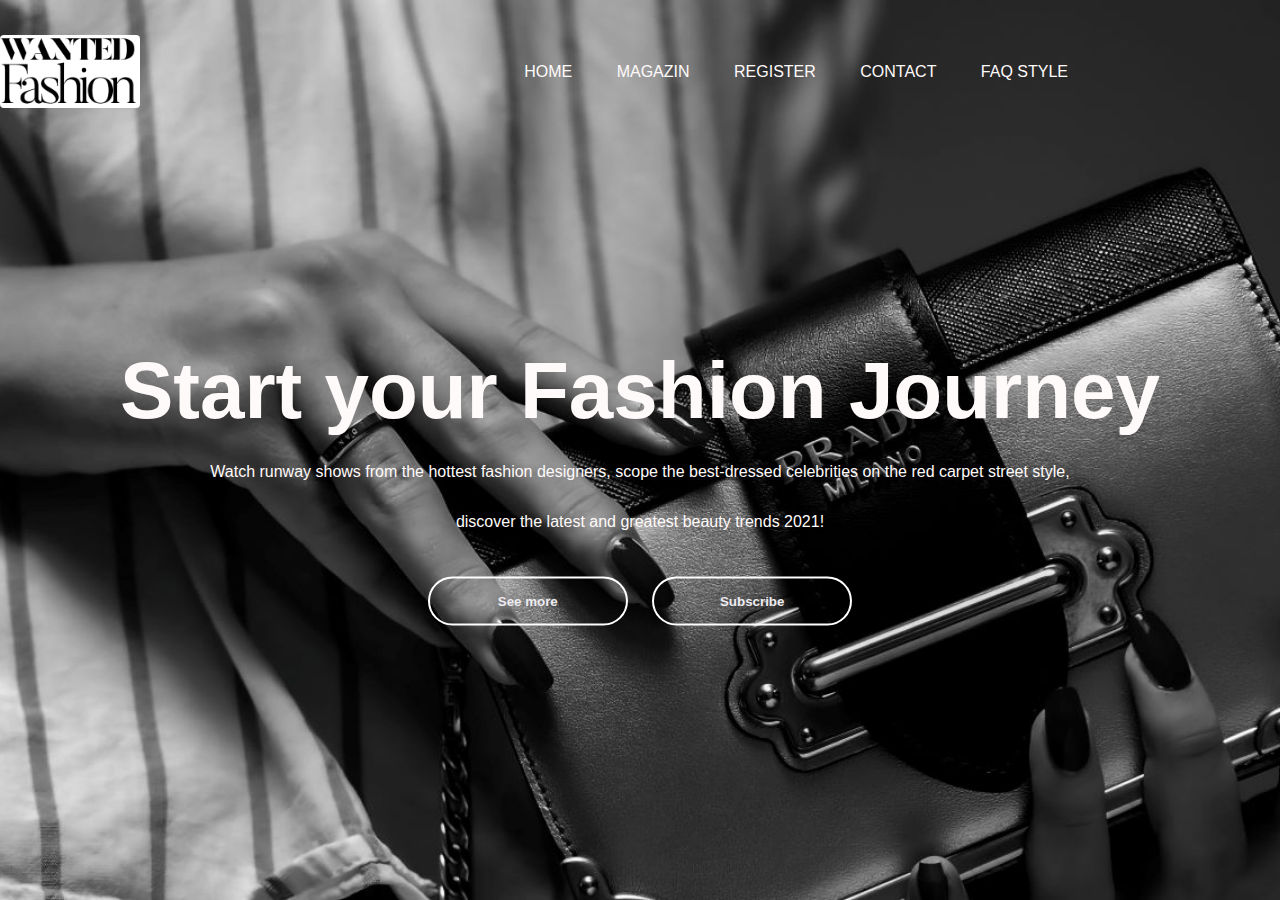
<file: index.html>
<!DOCTYPE html>
<html lang="en">
<head>
    <meta charset="UTF-8">
    <meta name="viewport" content="width=device-width", initial-scale="1.0">
    <link rel="stylesheet" href="style.css">
    <title>Home</title>
    <link rel="icon" type="image/png" sizes="16x16"  href="assets/fav.png">
</head>
<body>
    <div class="banner">
        <div class="navbar">
            <img src="assets/logo.png" class="logo">
            <ul>
                <li><a href="#">Home</a></li>
                <li><a href="#">Magazin</a></li>
                <li><a href="#">Register</a></li>
                <li><a href="#">Contact</a></li>
                <li><a href="#">FAQ Style</a></li>
            </ul>
        </div>

        <div class="content">
            <h1>Start your Fashion Journey</h1>
            <p>Watch runway shows from the hottest fashion designers, 
            scope the best-dressed celebrities on the red carpet street style,<p>discover the latest and greatest beauty trends 2021!</p>
            <div>
                <button type="button"><span></span>See more</button>
                <button type="button"><span></span>Subscribe</button>
            </div>
        </div>




    </div>



</body>
</html>
</file>
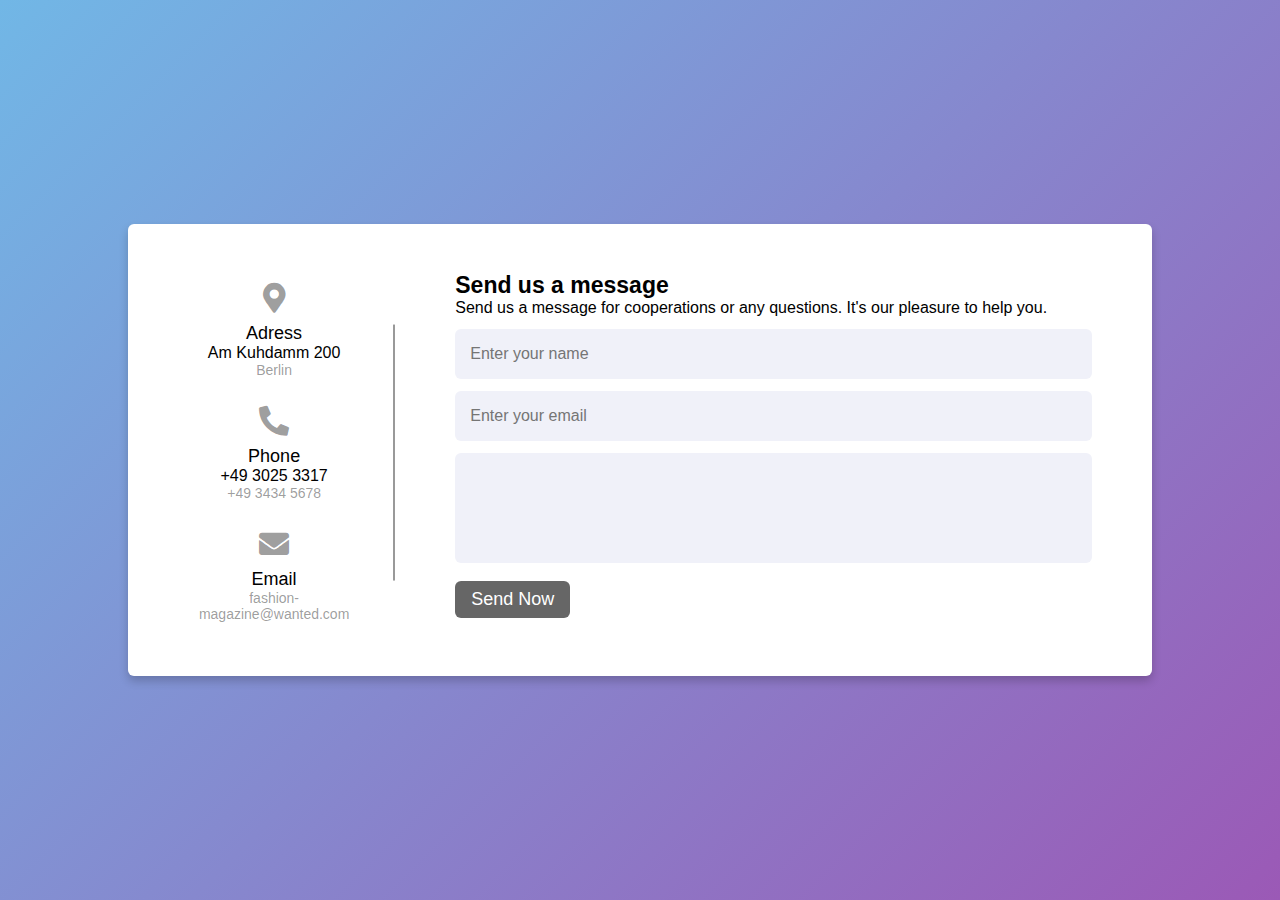
<file: contact.html>
<!DOCTYPE html>
<html lang="en">
    <head>
    <meta charset="UTF-8">
    <!--Fontawesome CDN Link-->
    <link rel="stylesheet" href="https://cdnjs.cloudflare.com/ajax/libs/font-awesome/5.15.2/css/all.min.css"/>
    <link rel="stylesheet" href="contact.css">
    <meta name="viewport" content="width=device-width, initial-scale=1.0">
    <link rel="icon" type="image/png" sizes="16x16"  href="assets/fav.png">
    <title>Contact- Fashion Magazine</title>
    </head>
    <body>
        <div class="container">
            <div class="content">
                <div class="left-side">
                    <div class="adress details">
                        <i class="fas fa-map-marker-alt"></i>
                        <div class="topic">Adress</div>
                        <div class="text-one">Am Kuhdamm 200</div>
                        <div class="text-two">Berlin</div>
                    </div>
                    <div class="phone details">
                        <i class="fas fa-phone-alt"></i>
                        <div class="topic">Phone</div>
                        <div class="text-one">+49 3025 3317</div>
                        <div class="text-two">+49 3434 5678</div>
                    </div>
                    <div class="email details">
                        <i class="fas fa-envelope"></i>
                        <div class="topic">Email</div>
                        <div class="text-two">fashion-magazine@wanted.com</div>
                    </div>
                </div>
                <div class="right-side">
                    <div class="topic-text">Send us a message</div>
                    <p>Send us a message for cooperations or any questions. It's our pleasure to help you.</p>
                
                <form action="#">
                    <div class="input-box">
                        <input type="text" placeholder="Enter your name">
                    </div>
                    <div class="input-box">
                    <input type="text" placeholder="Enter your email">
                </div>
                <div class="input-box message-box">
                 <textarea></textarea>
            </div>
                <div class="button">
            <input type="button" value="Send Now">
        </div>
                </form>
            </div>
        </div>
    </body>
</html>
</file>
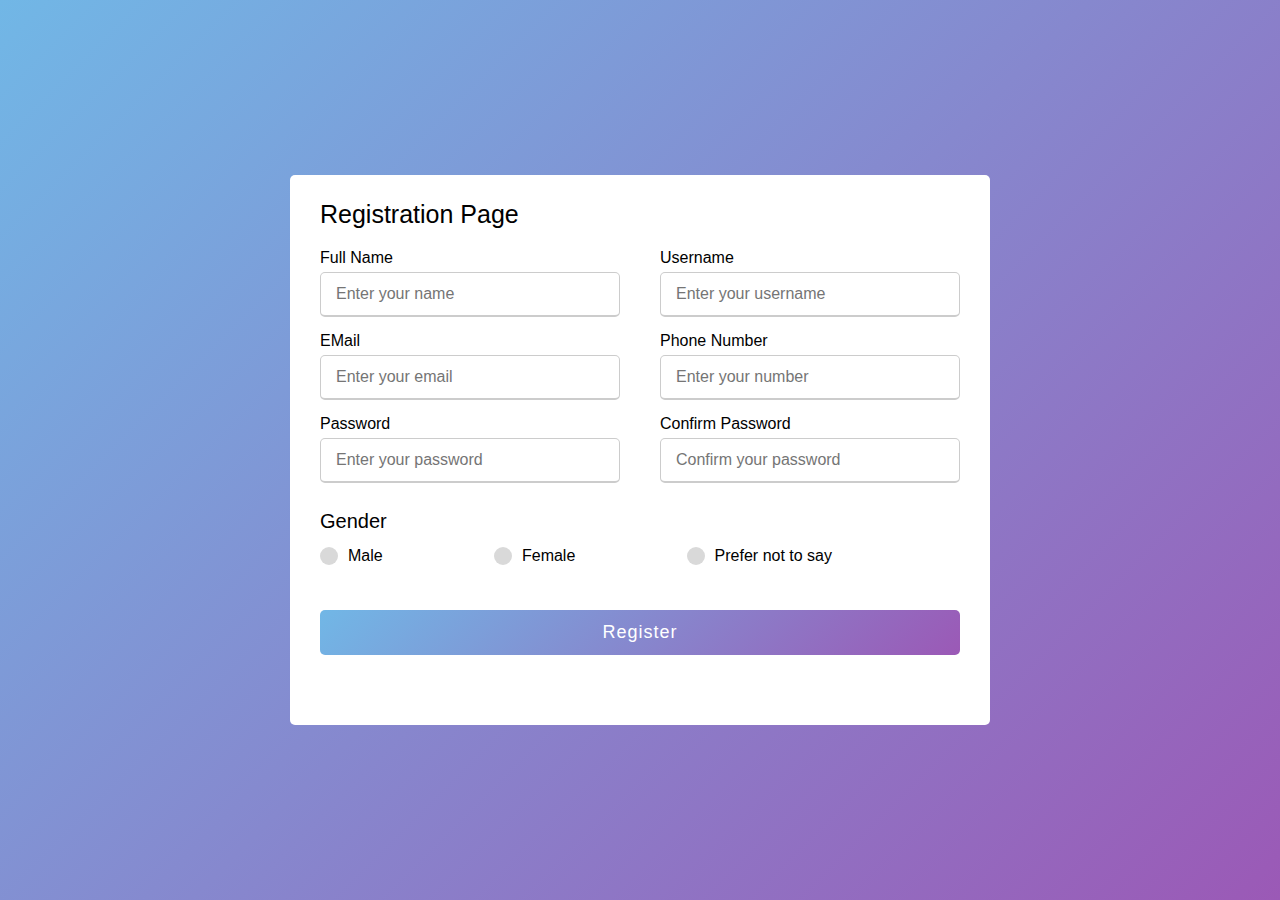
<file: register.html>
<!DOCTYPE html>
<html lang="en">
    <head>
        <meta charset="UTF-8">
        <title>Registration Page</title>
        <link rel="stylesheet" href="register.css">
        <meta name="viewport" content="width=device-width, initial-scale=1.0">
        <link rel="icon" type="image/png" sizes="16x16"  href="assets/fav.png">
    </head>
    <body>
        <div class="container">
            <div class="title">Registration Page</div>
            <form action="#">
                <div class="user-details">
                    <div class="input-box">
                        <span class="details">Full Name</span>
                        <input type="text" placeholder="Enter your name" required>
                    </div>
                    <div class="input-box">
                        <span class="details">Username</span>
                        <input type="text" placeholder="Enter your username" required>
                    </div> 
                    <div class="input-box">
                        <span class="details">EMail</span>
                        <input type="text" placeholder="Enter your email" required>
                    </div>
                    <div class="input-box">
                        <span class="details">Phone Number</span>
                        <input type="text" placeholder="Enter your number" required>
                    </div>
                    <div class="input-box">
                        <span class="details">Password</span>
                        <input type="text" placeholder="Enter your password" required>
                    </div>
                    <div class="input-box">
                        <span class="details">Confirm Password</span>
                        <input type="text" placeholder="Confirm your password" required>
                    </div>
                </div>
                <div class="gender-details">
                    <input type="radio" name="gender" id="dot-1">
                    <input type="radio" name="gender" id="dot-2">
                    <input type="radio" name="gender" id="dot-3">
                    <span class="gender-title">Gender</span>
                    <div class="category">
                        <label for="dot-1">
                            <span class="dot one"></span>
                            <span class="gender">Male</span>
                        </label>
                        <label for="dot-2">
                            <span class="dot two"></span>
                            <span class="gender">Female</span>
                        </label>
                        <label for="dot-3">
                            <span class="dot three"></span>
                            <span class="gender">Prefer not to say</span>
                        </label>
                    </div>
                </div>
                <div class="button">
                    <input type="submit" value="Register">

                </div>
        </div>
    </body>
</html>
</file>
<file: style.css>
*{
    margin: 0;
    padding: 0;
    font-family: sans-serif;
}
.banner{
    width: 100%;
    height: 100vh;
    background: url(assets/background.jpg);
    background-position: center;
    background-size: cover;
}
.navbar{
    width: 85%;
    height: auto;
    padding: 35px 0;
    display: flex;
    align-items: center;
    justify-content: space-between;
}
.logo{
    width: 140px;
    cursor: pointer;
    border-radius: 4px;
}
.navbar ul li{
    list-style: none;
    display: inline-block;
    margin: 0 20px;
    position: relative;
}
.navbar ul li a{
    text-decoration: none;
    color:snow;
    text-transform: uppercase;
}
.navbar ul li::after{
    content: '';
    height: 3px;
    width: 0;
    background: linear-gradient(135deg, #71b7e6, #9b59b6);
    position:absolute;
    left:0;
    bottom: -10px;
    transition: 0.5s;
}
.navbar ul li:hover::after{
    width: 100%;
}
.content{
    width: 100%;
    position: absolute;
    top: 50%;
    transform: translateY(-50%);
    text-align: center;
    color: snow;
}
.content h1{
    font-size: 80px;
    margin-top: 90px;
}
.content p{
    margin: 20px auto;
    font-weight: 100;
    line-height: 30px;
}
button{
 width: 200px;
 padding: 15px;
 text-align: center;
 margin: 20px 10px;
 border-radius: 25px;
 font-weight: bold;
 border: 2px solid#fff;
 background: transparent;
 color: rgb(238, 235, 241);
 cursor: pointer;   
 position: relative;
 overflow: hidden;
}
span{
    background: linear-gradient(135deg, #71b7e6, #9b59b6);;
    height: 100%;
    width: 0;
    border-radius: 25px;
    position: absolute;
    left: 0;
    bottom: 0;
    z-index: -1;
    transition: 0.5s;
}
button:hover span{
    width: 100%;
}
button:hover{
    border:none;
}
</file>
<file: contact.css>
@import url('https://fonts.googleapis.com/css2?family=Noto+Sans+TC:wght@100&display=swap');
*{
    margin:0;
    padding:0;
    box-sizing: border-box;
    font-family: "Poppins", sans-serif;
}

body{
    min-height: 100vh;
    width: 100%;
    background: linear-gradient(135deg, #71b7e6, #9b59b6);
    display: flex;
    align-items: center;
    justify-content: center;
}
.container{
    width: 80%;
    background: #fff;
    border-radius: 6px;
    padding: 30px 60px 40px 40px;
    box-shadow: 0 5px 10px rgba(0, 0, 0, 0.2);
}
.container .content{
    display:flex;
    align-items: center;
    justify-content: space-between;
}
.container .content .left-side{
    width: 25%;
    height: 100%;
    display: flex;
    flex-direction: column;
    align-items: center;
    justify-content: center;
    margin-top: 15px;
    position: relative;
}
.content .left-side::before{
    content: '';
    position: absolute;
    height: 70%;
    width: 2px;
    right: -15px;
    top:50%;
    transform: translateY(-50%);
    background: rgba(0, 0, 0, 0.4);
}
.content .left-side .details{
    margin:14px;
    text-align: center;
}
.content .left-side .details i{
    font-size: 30px;
    color:rgba(0, 0, 0, 0.4);
    margin-bottom: 10px;
}

.content .left-side .details .text-two{
    font-size: 14px;
    color: rgba(0, 0, 0, 0.4);
}
.content .right-side .topic-text{
    font-size: 23px;
    font-weight: 600;
    color: black;
}
.right-side .input-box{
    height: 50px;
    width: 100%;
    margin: 12px 0;

}
.right-side .input-box input,
.right-side .input-box textarea{
    height: 100%;
    width: 100%;
    border: none;
    font-size: 16px;
    background: #f0f1f9;
    border-radius: 6px;
    padding:0 15px;
    resize: none;
}
.right-side .message-box{
    min-height: 110px;
    margin-top:6px;
}
.right-side .button{
    margin-top: 6px;
    display:inline-block;
}
.right-side .button input[type="button"]{
    color:#fff;
    font-size: 18px;
    outline: none;
    border:none;
    padding: 8px 16px;
    border-radius: 6px;
    cursor: pointer;
    background: rgba(0, 0, 0, 0.6);
    transition: all 0.3s ease;
}
.button input[type="button"]:hover{
    background: linear-gradient(135deg, #71b7e6, #9b59b6);
}

.content .left-side .details .topic{
    font-size: 18px;
    font-weight: 500;
}

.container .content .right-side{
    width: 75%;
    margin-left: 75px;
} 

@media (max-width:950px) {
    .container{
        width: 90%;
        padding: 30px 35px 30px 35px;
    }
}
@media (max-width:820px) {
    .container{
        margin:40px 0;
        height: 100%;
    }
    .container .content{
        flex-direction: column-reverse;
    }
    .container .content .left-side{
        width:100%;
        flex-direction: row;
        margin-top: 40px;
        justify-content: center;
        flex-wrap: wrap;
    }
    .container .content .left-side::before{
        display: none;
    }
    .container .content .right-side{
        width: 100%;
        margin-left: 0;
    }
}
</file>
<file: register.css>
@import url('https://fonts.googleapis.com/css2?family=Noto+Sans+TC:wght@100&display=swap');

*{
    margin: 0;
    padding:0;
    box-sizing: border-box;
    font-family: 'Poppins', sans-serif;
}
body{
    display: flex;
    height: 100vh;
    justify-content: center;
    align-items: center;
    padding: 10px;
    background: linear-gradient(135deg, #71b7e6, #9b59b6);
}
.container{
    max-width: 700px;
    width: 100%;
    background: #fff;
    padding: 25px 30px;
    border-radius: 5px;
}
.container .title{
    font-size: 25px;
    font-weight: 500;
    position: relative;
}
.container .titel::before{
    content:'';
    position: absolute;
    left: 0;
    bottom: 0;
    height: 3px;
    width: 30px;
    background: linear-gradient(135deg, #71b7e6, #9b59b6);
}
.container form .user-details{
    display: flex;
    flex-wrap: wrap;
    justify-content: space-between;
    margin: 20px 0 12px 0;
}
form .user-details .input-box{
    margin-bottom: 15px;
    width: calc(100% / 2 - 20px);
}
.user-details .input-box .details{
    display:block;
    font-weight: 500;
    margin-bottom: 5px;
}
.user-details .input-box input{
    height: 45px;
    width: 100%;
    outline:none;
    border-radius: 5px;
    border: 1px solid #ccc;
    padding-left: 15px;
    font-size: 16px;
    border-bottom-width: 2px;
    transition: all 0.3s ease;
}
.user-details .input-box input:focus,
.user-details .input-box input:valid{
    border-color: #9b59b6;
}
form .gender-details .gender-title{
    font-size: 20px;
    font-weight: 500;
}
form .gender-details .category{
    display: flex;
    width:80%;
    margin: 14px 0;
    justify-content: space-between;
}
.gender-details .category label{
    display: flex;
    align-items: center;
}
.gender-details .category .dot{
    height: 18px;
    width: 18px;
    background: #d9d9d9;;
    border-radius: 50%;
    margin-right: 10px;
    border:5px solid transparent;
    transition: all 0.3s ease;
}
#dot-1:checked ~ .category label .one,
#dot-2:checked ~ .category label .two,
#dot-3:checked ~ .category label .three{
    border-color: #d9d9d9;
    background: #9b59b6;
}
form input[type="radio"]{
    display:none;
}
form .button{
    height: 45px;
    margin: 45px 0;
}
form .button input{
    height: 100%;
    width: 100%;
    outline: none;
    color: #fff;
    border:none;
    font-size: 18px;
    font-weight: 500;
    border-radius: 5px;
    letter-spacing: 1px;
    background: linear-gradient(135deg, #71b7e6, #9b59b6);
}
form .button input:hover{
    background: linear-gradient(-135deg, #71b7e6, #9b59b6);
}
@media (max-width: 584px) {
    .container{
        max-width: 100%;
    }
    form .user-details .input-box{
        margin-bottom: 15px;
        width: 100%;
    }
    form .gender-details .category{
        width:100%;
    }
    .container form .user-details{
        max-width: 300px;
    }
}
</file>
